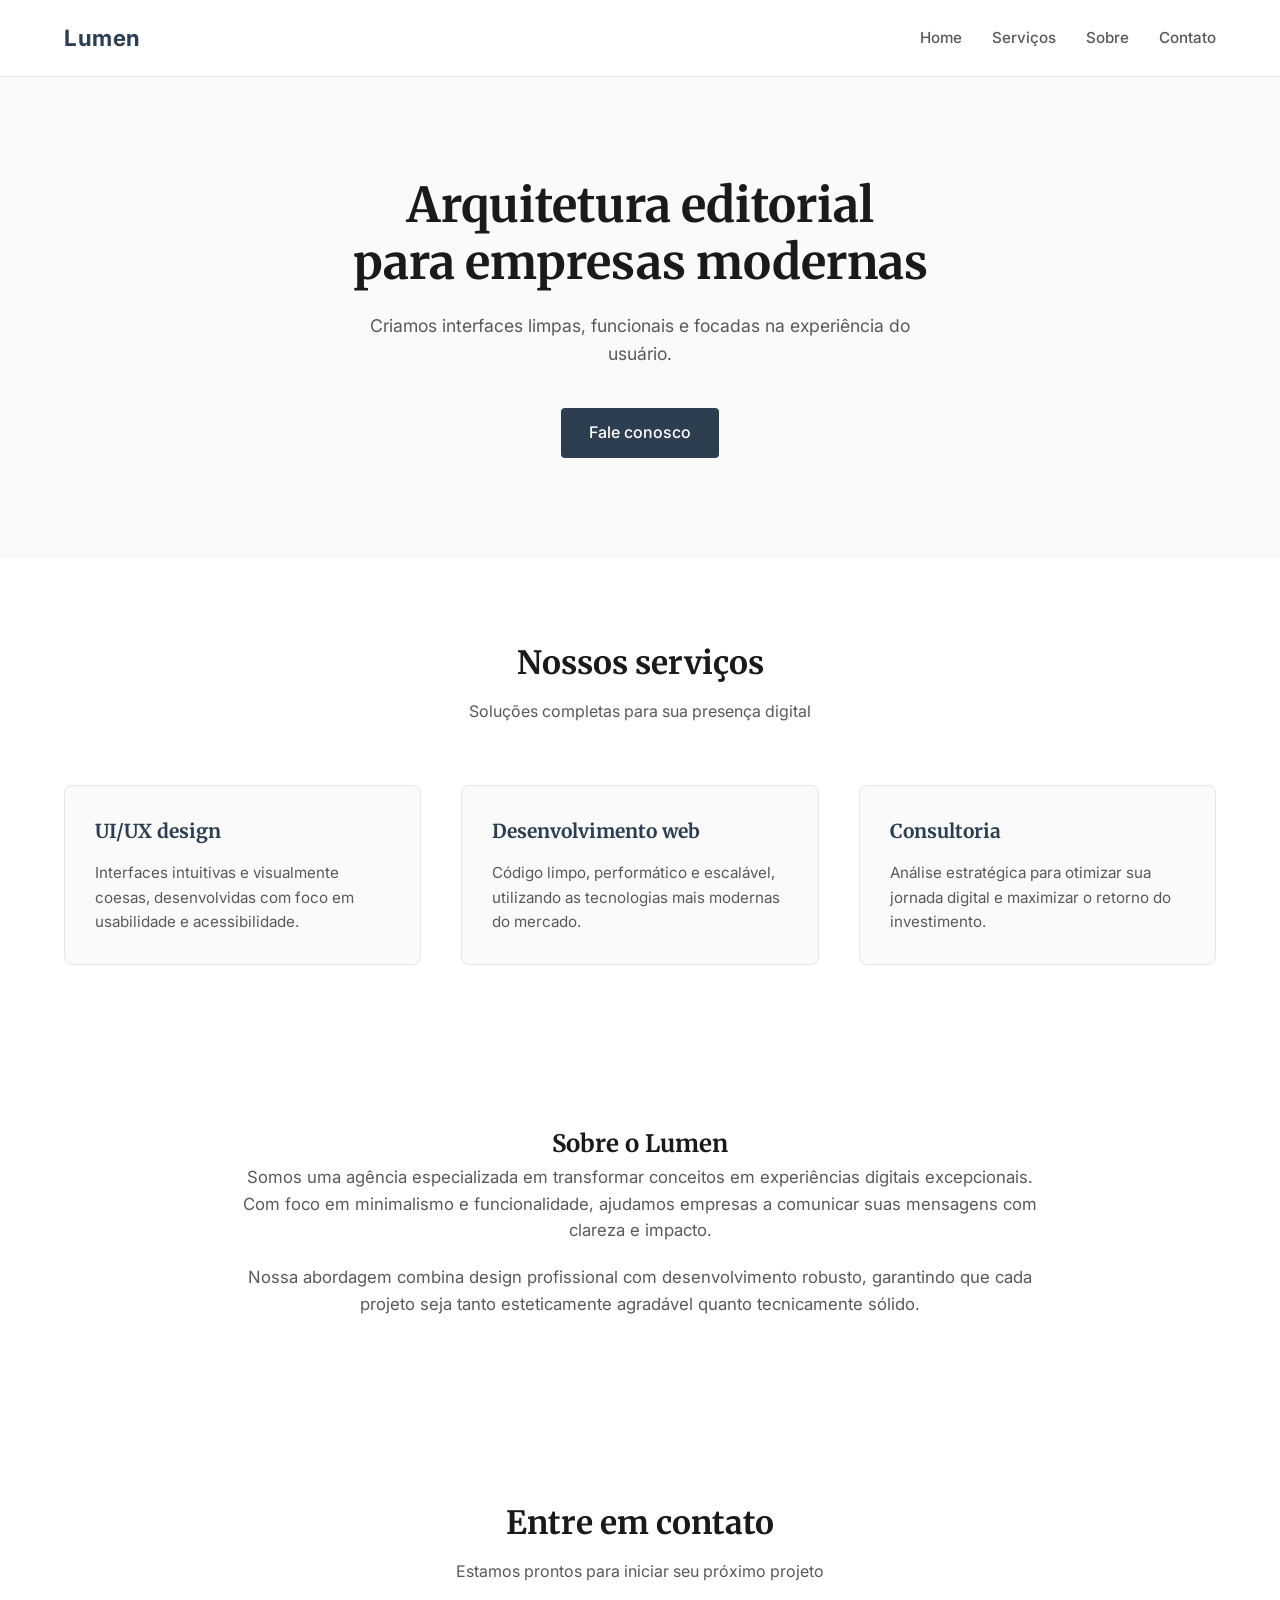
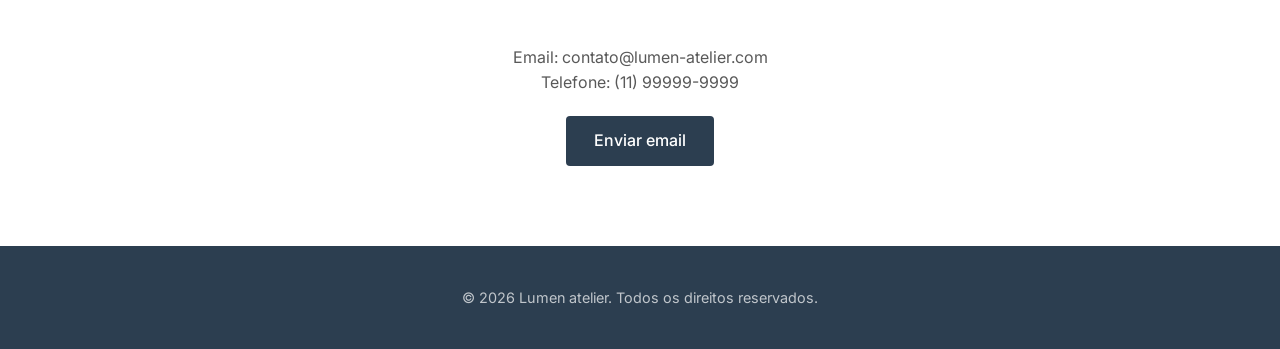
<file: arquiteta/index.html>
<!DOCTYPE html>
<html lang="pt-BR">
<head>
    <meta charset="UTF-8">
    <meta name="viewport" content="width=device-width, initial-scale=1.0">
    <title>Lumen atelier | arquitetura editorial</title>
    <link href="https://fonts.googleapis.com/css2?family=Inter:wght@300;400;500;600&family=Merriweather:wght@300;400;700&display=swap" rel="stylesheet">
    <style>
        :root {
            --color-bg: #FAFAFA;
            --color-bg-secondary: #FFFFFF;
            --color-text-primary: #1A1A1A;
            --color-text-secondary: #595959;
            --color-accent: #2C3E50;
            --color-accent-light: #34495E;
            --color-border: #E5E5E5;
            --font-main: 'Inter', sans-serif;
            --font-serif: 'Merriweather', serif;
        }

        * {
            margin: 0;
            padding: 0;
            box-sizing: border-box;
        }

        body {
            font-family: var(--font-main);
            background-color: var(--color-bg);
            color: var(--color-text-primary);
            line-height: 1.6;
        }

        h1, h2, h3, h4 {
            font-family: var(--font-serif);
            color: var(--color-text-primary);
            font-weight: 700;
        }

        .header {
            display: flex;
            justify-content: space-between;
            align-items: center;
            padding: 20px 5%;
            background: var(--color-bg-secondary);
            position: sticky;
            top: 0;
            z-index: 100;
            border-bottom: 1px solid var(--color-border);
        }

        .logo {
            font-size: 1.4em;
            font-weight: 700;
            color: var(--color-accent);
            letter-spacing: 0.5px;
        }

        .header nav ul {
            list-style: none;
            display: flex;
            gap: 30px;
        }

        .header nav ul li a {
            text-decoration: none;
            color: var(--color-text-secondary);
            font-size: 0.95em;
            font-weight: 500;
            transition: color 0.2s;
        }

        .header nav ul li a:hover {
            color: var(--color-accent);
        }

        .hero {
            padding: 100px 5%;
            text-align: center;
            background: var(--color-bg);
        }

        .hero h1 {
            font-size: 3em;
            margin-bottom: 20px;
            line-height: 1.2;
        }

        .hero .subtitle {
            font-size: 1.1em;
            color: var(--color-text-secondary);
            margin-bottom: 40px;
            max-width: 600px;
            margin-left: auto;
            margin-right: auto;
        }

        .btn-primary {
            display: inline-block;
            background-color: var(--color-accent);
            color: white;
            padding: 12px 28px;
            text-decoration: none;
            border-radius: 4px;
            font-weight: 500;
            transition: background-color 0.2s;
        }

        .btn-primary:hover {
            background-color: var(--color-accent-light);
        }

        .services {
            padding: 80px 5%;
            background: var(--color-bg-secondary);
        }

        .section-title {
            text-align: center;
            margin-bottom: 60px;
        }

        .section-title h2 {
            font-size: 2em;
            margin-bottom: 10px;
        }

        .section-title p {
            color: var(--color-text-secondary);
        }

        .services-grid {
            display: grid;
            grid-template-columns: repeat(auto-fit, minmax(280px, 1fr));
            gap: 40px;
            max-width: 1200px;
            margin: 0 auto;
        }

        .service-card {
            background: var(--color-bg);
            padding: 30px;
            border: 1px solid var(--color-border);
            border-radius: 8px;
            transition: transform 0.2s, border-color 0.2s;
        }

        .service-card:hover {
            transform: translateY(-2px);
            border-color: var(--color-accent);
        }

        .service-card h3 {
            font-size: 1.2em;
            margin-bottom: 15px;
            color: var(--color-accent);
        }

        .service-card p {
            color: var(--color-text-secondary);
            font-size: 0.95em;
        }

        .about {
            padding: 80px 5%;
            background: var(--color-bg-secondary);
        }

        .about-content {
            max-width: 800px;
            margin: 0 auto;
            text-align: center;
        }

        .about-content p {
            color: var(--color-text-secondary);
            margin-bottom: 20px;
            font-size: 1.05em;
        }

        .footer {
            padding: 40px 5%;
            background: var(--color-accent);
            color: white;
            text-align: center;
        }

        .footer p {
            color: rgba(255, 255, 255, 0.7);
            font-size: 0.9em;
        }

        @media (max-width: 768px) {
            .hero h1 {
                font-size: 2.2em;
            }
            
            .header {
                flex-direction: column;
                gap: 20px;
            }
            
            .header nav ul {
                flex-wrap: wrap;
                justify-content: center;
            }
        }
    </style>
</head>
<body>
    <header class="header">
        <div class="logo">Lumen</div>
        <nav>
            <ul>
                <li><a href="#home">Home</a></li>
                <li><a href="#services">Serviços</a></li>
                <li><a href="#about">Sobre</a></li>
                <li><a href="#contact">Contato</a></li>
            </ul>
        </nav>
    </header>

    <section class="hero" id="home">
        <div class="hero-content">
            <h1>Arquitetura editorial<br>para empresas modernas</h1>
            <p class="subtitle">Criamos interfaces limpas, funcionais e focadas na experiência do usuário.</p>
            <a href="#contact" class="btn-primary">Fale conosco</a>
        </div>
    </section>

    <section class="services" id="services">
        <div class="section-title">
            <h2>Nossos serviços</h2>
            <p>Soluções completas para sua presença digital</p>
        </div>
        
        <div class="services-grid">
            <div class="service-card">
                <h3>UI/UX design</h3>
                <p>Interfaces intuitivas e visualmente coesas, desenvolvidas com foco em usabilidade e acessibilidade.</p>
            </div>
            
            <div class="service-card">
                <h3>Desenvolvimento web</h3>
                <p>Código limpo, performático e escalável, utilizando as tecnologias mais modernas do mercado.</p>
            </div>
            
            <div class="service-card">
                <h3>Consultoria</h3>
                <p>Análise estratégica para otimizar sua jornada digital e maximizar o retorno do investimento.</p>
            </div>
        </div>
    </section>

    <section class="about" id="about">
        <div class="about-content">
            <h2>Sobre o Lumen</h2>
            <p>Somos uma agência especializada em transformar conceitos em experiências digitais excepcionais. Com foco em minimalismo e funcionalidade, ajudamos empresas a comunicar suas mensagens com clareza e impacto.</p>
            <p>Nossa abordagem combina design profissional com desenvolvimento robusto, garantindo que cada projeto seja tanto esteticamente agradável quanto tecnicamente sólido.</p>
        </div>
    </section>

    <section class="contact" id="contact" style="padding: 80px 5%; background: var(--color-bg-secondary);">
        <div class="section-title">
            <h2>Entre em contato</h2>
            <p>Estamos prontos para iniciar seu próximo projeto</p>
        </div>
        
        <div style="max-width: 500px; margin: 0 auto; text-align: center;">
            <p style="color: var(--color-text-secondary); margin-bottom: 20px;">
                Email: contato@lumen-atelier.com<br>
                Telefone: (11) 99999-9999
            </p>
            <a href="mailto:contato@lumen-atelier.com" class="btn-primary">Enviar email</a>
        </div>
    </section>

    <footer class="footer">
        <p>&copy; 2026 Lumen atelier. Todos os direitos reservados.</p>
    </footer>
</body>
</html>
</file>
